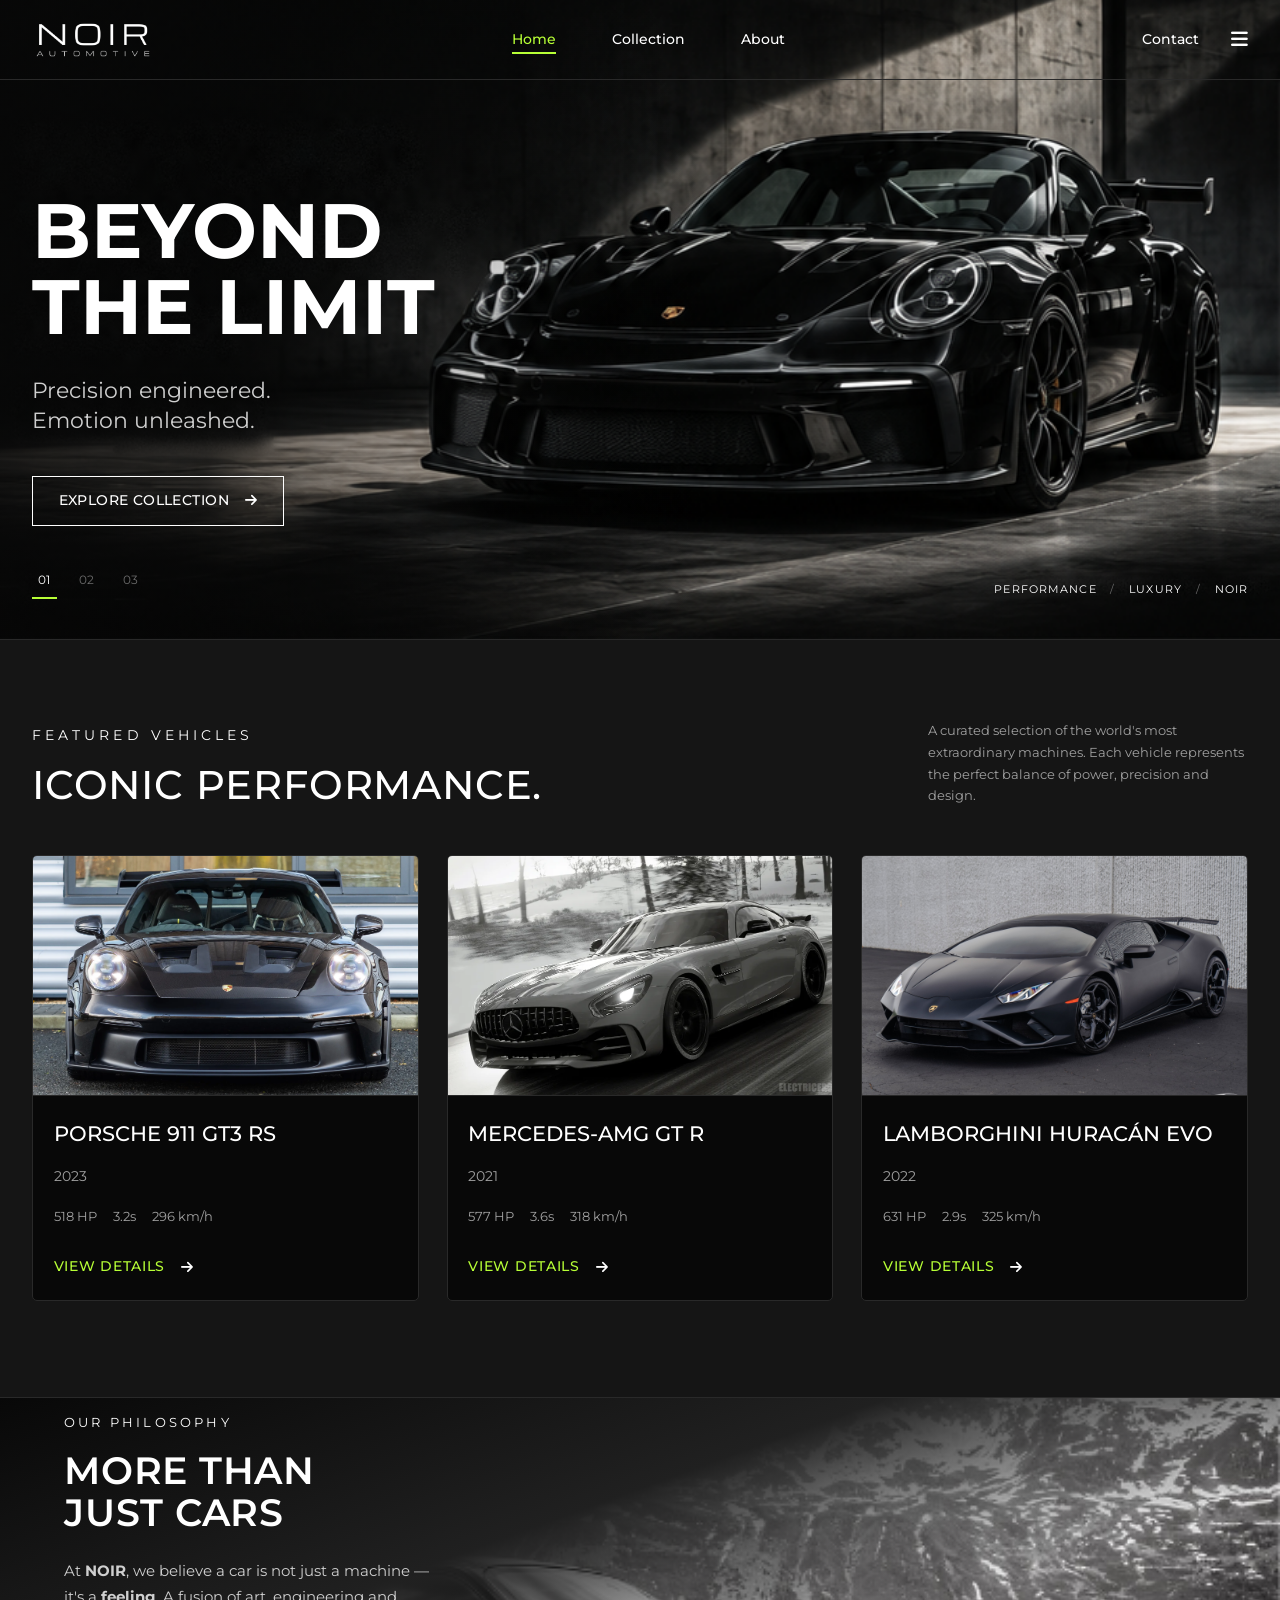
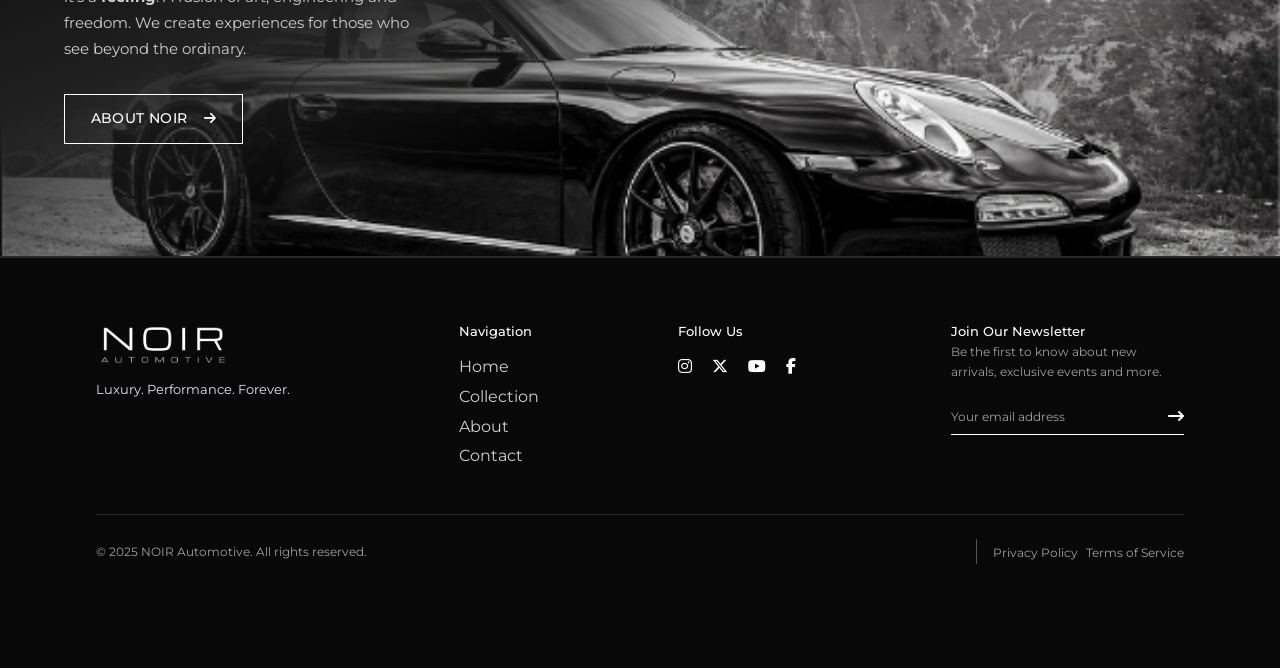
<file: index.html>
<!DOCTYPE html>
<html lang="en">
<head>
    <meta charset="UTF-8">
    <meta name="viewport" content="width=device-width, initial-scale=1.0">
    <link rel="preconnect" href="https://fonts.googleapis.com">
    <link rel="preconnect" href="https://fonts.gstatic.com" crossorigin>
    <link href="https://fonts.googleapis.com/css2?family=Montserrat:ital,wght@0,100..900;1,100..900&display=swap" rel="stylesheet">
    <link rel="stylesheet" href="https://cdnjs.cloudflare.com/ajax/libs/font-awesome/6.5.2/css/all.min.css" integrity="sha512-SnH5WK+bZxgPHs44uWIX+LLJAJ9/2PkPKZ5QiAj6Ta86w+fsb2TkcmfRyVX3pBnMFcV7oQPJkl9QevSCWr3W6A==" crossorigin="anonymous" referrerpolicy="no-referrer">
    <link rel="stylesheet" href="./style/style.css">
    <link rel="icon" href="./images/favicon.png">
    <title>Noir | Cars</title>
</head>
<body>

    <!-- Navbar -->
    <nav class="navbar">
        <div class="navbar__container container">

            <div class="navbar__logo">
                <a href="#"><img src="./images/logo.png" alt="Noir Automotive"></a>
            </div>

            <div class="navbar__menu">
                <ul class="navbar__menu-list">
                    <li class="navbar__menu-item">
                        <a href="#" class="navbar__menu-link navbar__menu-link--active">Home</a>
                    </li>
                    <li class="navbar__menu-item">
                        <a href="#featured" class="navbar__menu-link">Collection</a>
                    </li>
                    <li class="navbar__menu-item">
                        <a href="#philosophy" class="navbar__menu-link">About</a>
                    </li>
                </ul>
            </div>

            <div class="navbar__right">
                <a href="contact.html" class="navbar__contact">Contact</a>

                <!-- Hamburger icon + mobile menu -->
                <div class="navbar__mobile-menu">
                    <div class="navbar__mobile-menu-toggle">
                        <i class="fas fa-bars"></i>
                    </div>

                    <div class="navbar__mobile-menu-items">
                        <ul class="navbar__mobile-menu-list">
                            <li class="navbar__mobile-menu-item">
                                <a href="#" class="navbar__mobile-menu-link">Home</a>
                            </li>
                            <li class="navbar__mobile-menu-item">
                                <a href="#" class="navbar__mobile-menu-link">Collection</a>
                            </li>
                            <li class="navbar__mobile-menu-item">
                                <a href="#" class="navbar__mobile-menu-link">About</a>
                            </li>
                            <li class="navbar__mobile-menu-item">
                                <a href="#" class="navbar__mobile-menu-link">Contact</a>
                            </li>
                        </ul>
                    </div>
                </div>
            </div>

        </div>
    </nav>

    <!-- Hero -->
    <section class="hero">

        <div class="hero__container container">
            <div class="hero__content">
                <h1 class="hero__title">
                    Beyond <br> the limit
                </h1>
                <p class="hero__description">
                    Precision engineered. <br>
                    Emotion unleashed.
                </p>
                <a href="#" class="hero__button btn">
                    Explore Collection <i class="fa-solid fa-arrow-right"></i>
                </a>
            </div>
        </div>

        <div class="hero__footer">
            <div class="hero__footer-container container">
                <ul class="hero__pagination">
                    <li><a href="#" class="hero__pagination-link hero__pagination-link--active">01</a></li>
                    <li><a href="#" class="hero__pagination-link">02</a></li>
                    <li><a href="#" class="hero__pagination-link">03</a></li>
                </ul>

                <p class="hero__tags">
                    Performance <span>/</span> Luxury <span>/</span> Noir
                </p>
            </div>
        </div>
    </section>


<!-- Featured Vehicles -->
<section class="featured" id="featured">
    <div class="featured__container container">

        <!-- Section header -->
        <div class="featured__header">
            <div class="featured__heading">
                <p class="featured__eyebrow">Featured Vehicles</p>
                <h2 class="featured__title">Iconic Performance.</h2>
            </div>

            <p class="featured__description">
                A curated selection of the world's most extraordinary machines.
                Each vehicle represents the perfect balance of power, precision and design.
            </p>
        </div>

        <!-- Cars grid -->
        <div class="featured__grid">

            <!-- Card 1 -->
            <article class="car-card">
                <div class="car-card__image">
                    <img src="./images/card-image-1.png" alt="Porsche 911 GT3 RS"> 
                </div>
                <div class="car-card__body">
                    <h3 class="car-card__name">Porsche 911 GT3 RS</h3>
                    <p class="car-card__year">2023</p>
                    <ul class="car-card__specs">
                        <li>518 HP</li>
                        <li>3.2s</li>
                        <li>296 km/h</li>
                    </ul>
                    <a href="#" class="car-card__link">
                        View Details <i class="fa-solid fa-arrow-right"></i>
                    </a>
                </div>
            </article>

            <!-- Card 2 -->
            <article class="car-card">
                <div class="car-card__image">
                    <img src="./images/card-image-2.png" alt="Mercedes-AMG GT R">
                </div>
                <div class="car-card__body">
                    <h3 class="car-card__name">Mercedes-AMG GT R</h3>
                    <p class="car-card__year">2021</p>
                    <ul class="car-card__specs">
                        <li>577 HP</li>
                        <li>3.6s</li>
                        <li>318 km/h</li>
                    </ul>
                    <a href="#" class="car-card__link">
                        View Details <i class="fa-solid fa-arrow-right"></i>
                    </a>
                </div>
            </article>

            <!-- Card 3 -->
            <article class="car-card">
                <div class="car-card__image">
                    <img src="./images/card-image-3.jpg" alt="Lamborghini Huracán EVO">
                </div>
                <div class="car-card__body">
                    <h3 class="car-card__name">Lamborghini Huracán EVO</h3>
                    <p class="car-card__year">2022</p>
                    <ul class="car-card__specs">
                        <li>631 HP</li>
                        <li>2.9s</li>
                        <li>325 km/h</li>
                    </ul>
                    <a href="#" class="car-card__link">
                        View Details <i class="fa-solid fa-arrow-right"></i>
                    </a>
                </div>
            </article>

        </div>
    </div>
</section>

<!-- Philosophy -->

<section class="philosophy" id="philosophy">

        <div class="philosophy__container container">
            
            <div class="philosophy__content">

                <p class="philosophy__eyebrow">Our Philosophy</p>
                <h2 class="philosophy__title">
                    More than <br> just cars
                </h2>

                <p class="philosophy__text">

                At <strong>NOIR</strong>, we believe a car is not just a machine —
                it's a <strong>feeling</strong>. A fusion of art, engineering and
                freedom. We create experiences for those who see beyond the ordinary.
                </p>
                <a href="#" class="philosophy__button btn">
                    About Noir <i class="fa-solid fa-arrow-right"></i>
                </a>
            </div>
        </div>
</section>



<!-- Footer -->

<footer class="footer">
    <div class="footer__container container">

        <!-- Top: 4 columns -->
        <div class="footer__top">

            <!-- Brand -->
            <div class="footer__brand">
                <a href="#" class="footer__logo">
                    <img src="./images/logo.png" alt="Noir Automotive">
                </a>
                <p class="footer__tagline">Luxury. Performance. Forever.</p>
            </div>

            <!-- Navigation -->
            <div class="footer__col">
                <h3 class="footer__title">Navigation</h3>
                <ul class="footer__list">
                    <li><a href="#" class="footer__link">Home</a></li>
                    <li><a href="#" class="footer__link" >Collection</a></li>
                    <li><a href="#" class="footer__link">About</a></li>
                    <li><a href="#" class="footer__link">Contact</a></li>
                </ul>
            </div>

            <!-- Social -->
            <div class="footer__col">
                <h3 class="footer__title">Follow Us</h3>
                <ul class="footer__social">
                    <li><a href="#" class="footer__social-link" aria-label="Instagram"><i class="fa-brands fa-instagram"></i></a></li>
                    <li><a href="#" class="footer__social-link" aria-label="X"><i class="fa-brands fa-x-twitter"></i></a></li>
                    <li><a href="#" class="footer__social-link" aria-label="YouTube"><i class="fa-brands fa-youtube"></i></a></li>
                    <li><a href="#" class="footer__social-link" aria-label="Facebook"><i class="fa-brands fa-facebook-f"></i></a></li>
                </ul>
            </div>

            <!-- Newsletter -->
            <div class="footer__col">
                <h3 class="footer__title">Join Our Newsletter</h3>
                <p class="footer__text">
                    Be the first to know about new arrivals, exclusive events and more.
                </p>
                <form class="footer__form" action="#">
                    <input type="email" class="footer__input" placeholder="Your email address" aria-label="Email address" required>
                    <button type="submit" class="footer__submit" aria-label="Subscribe">
                        <i class="fa-solid fa-arrow-right-long"></i>
                    </button>
                </form>
            </div>

        </div>

        <!-- Bottom bar -->
        <div class="footer__bottom">
            <p class="footer__copyright">
                &copy; 2025 NOIR Automotive. All rights reserved.
            </p>
            <ul class="footer__legal">
                <li><a href="#" class="footer__legal-link">Privacy Policy</a></li>
                <li><a href="#" class="footer__legal-link">Terms of Service</a></li>
            </ul>
        </div>

    </div>
</footer>


<script src="./js/script.js"></script>
</body>
</html>
</file>
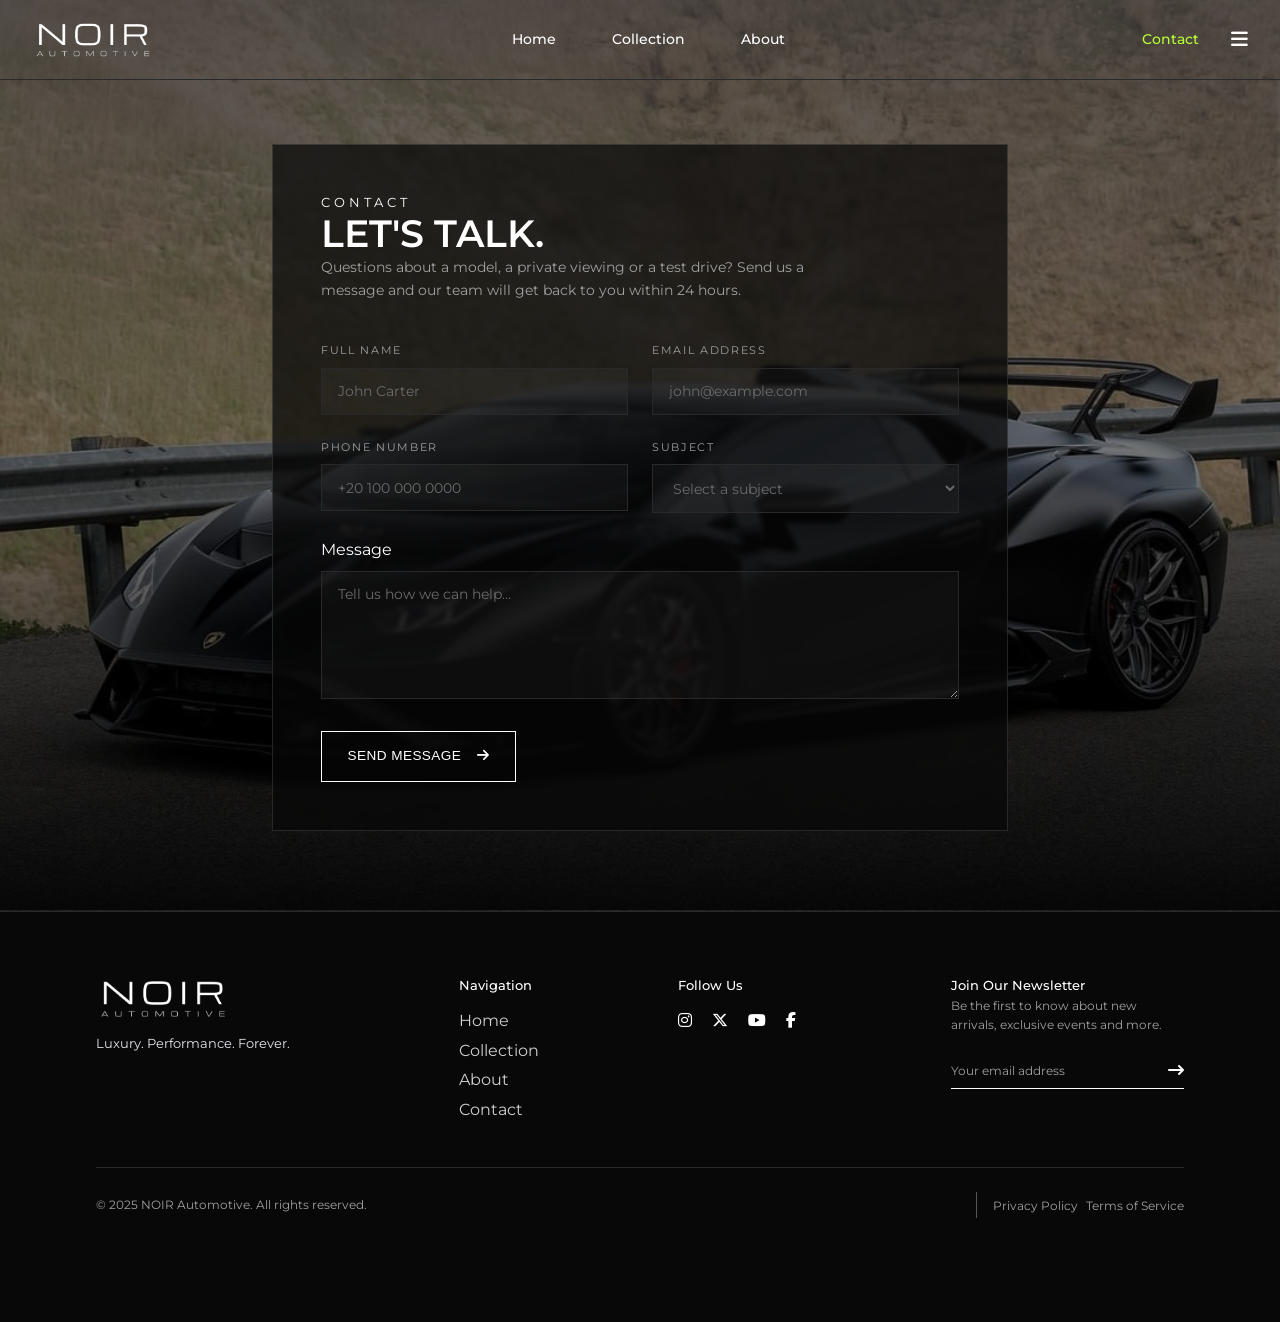
<file: contact.html>
<!DOCTYPE html>
<html lang="en">
<head>
    <meta charset="UTF-8">
    <meta name="viewport" content="width=device-width, initial-scale=1.0">
    <link rel="preconnect" href="https://fonts.googleapis.com">
    <link rel="preconnect" href="https://fonts.gstatic.com" crossorigin>
    <link href="https://fonts.googleapis.com/css2?family=Montserrat:ital,wght@0,100..900;1,100..900&display=swap" rel="stylesheet">
    <link rel="stylesheet" href="https://cdnjs.cloudflare.com/ajax/libs/font-awesome/6.5.2/css/all.min.css" integrity="sha512-SnH5WK+bZxgPHs44uWIX+LLJAJ9/2PkPKZ5QiAj6Ta86w+fsb2TkcmfRyVX3pBnMFcV7oQPJkl9QevSCWr3W6A==" crossorigin="anonymous" referrerpolicy="no-referrer">
    <link rel="stylesheet" href="./style/style.css">
    <link rel="icon" href="./images/favicon.png">
    <title>Noir | Contact</title>
</head>
<body>

    <!-- Navbar -->
    <nav class="navbar">
        <div class="navbar__container container">

            <div class="navbar__logo">
                <a href="index.html"><img src="./images/logo.png" alt="Noir Automotive"></a>
            </div>

            <div class="navbar__menu">
                <ul class="navbar__menu-list">
                    <li class="navbar__menu-item">
                        <a href="index.html" class="navbar__menu-link">Home</a>
                    </li>
                    <li class="navbar__menu-item">
                        <a href="index.html#featured" class="navbar__menu-link">Collection</a>
                    </li>
                    <li class="navbar__menu-item">
                        <a href="index.html#philosophy" class="navbar__menu-link">About</a>
                    </li>
                </ul>
            </div>

            <div class="navbar__right">
                <a href="contact.html" class="navbar__contact navbar__contact--active">Contact</a>

                <!-- Hamburger icon + mobile menu -->
                <div class="navbar__mobile-menu">
                    <div class="navbar__mobile-menu-toggle">
                        <i class="fas fa-bars"></i>
                    </div>

                    <div class="navbar__mobile-menu-items">
                        <ul class="navbar__mobile-menu-list">
                            <li class="navbar__mobile-menu-item">
                                <a href="index.html" class="navbar__mobile-menu-link">Home</a>
                            </li>
                            <li class="navbar__mobile-menu-item">
                                <a href="index.html#featured" class="navbar__mobile-menu-link">Collection</a>
                            </li>
                            <li class="navbar__mobile-menu-item">
                                <a href="index.html#philosophy" class="navbar__mobile-menu-link">About</a>
                            </li>
                            <li class="navbar__mobile-menu-item">
                                <a href="contact.html" class="navbar__mobile-menu-link">Contact</a>
                            </li>
                        </ul>
                    </div>
                </div>
            </div>

        </div>
    </nav>


    <!-- Contact -->
    <main class="contact">
        <div class="contact__container container">

            <div class="contact__card">

                <div class="contact__header">
                    <p class="contact__eyebrow">Contact</p>
                    <h1 class="contact__title">Let's talk.</h1>
                    <p class="contact__text">
                        Questions about a model, a private viewing or a test drive?
                        Send us a message and our team will get back to you within 24 hours.
                    </p>
                </div>

                <form class="contact__form" action="#" method="post">

                    <div class="form__row">
                        <div class="form__group">
                            <label for="name" class="form__label">Full Name</label>
                            <input type="text" id="name" name="name" class="form__input" placeholder="John Carter" required>
                        </div>

                        <div class="form__group">
                            <label for="email" class="form__label">Email Address</label>
                            <input type="email" id="email" name="email" class="form__input" placeholder="john@example.com" required>
                        </div>
                    </div>

                    <div class="form__row">
                        <div class="form__group">
                            <label for="phone" class="form__label">Phone Number</label>
                            <input type="tel" id="phone" name="phone" class="form__input" placeholder="+20 100 000 0000">
                        </div>

                        <div class="form__group">
                            <label for="subject" class="form__label">Subject</label>
                            <select id="subject" name="subject" class="form__input form__select" required>
                                <option value="" disabled selected>Select a subject</option>
                                <option value="general">General Inquiry</option>
                                <option value="test-drive">Book a Test Drive</option>
                                <option value="purchase">Purchase a Vehicle</option>
                                <option value="other">Other</option>
                            </select>
                        </div>
                    </div>

                    <div class="form__group">
                        <label for="message" class="form__label">Message</label>
                        <textarea id="message" name="message" class="form__input form__textarea" rows="5" placeholder="Tell us how we can help..." required></textarea>
                    </div>

                    <button type="submit" class="form__submit btn">
                        Send Message <i class="fa-solid fa-arrow-right"></i>
                    </button>

                </form>
            </div>

        </div>
    </main>


    <!-- Footer -->
    <footer class="footer">
        <div class="footer__container container">

            <!-- Top: 4 columns -->
            <div class="footer__top">

                <!-- Brand -->
                <div class="footer__brand">
                    <a href="index.html" class="footer__logo">
                        <img src="./images/logo.png" alt="Noir Automotive">
                    </a>
                    <p class="footer__tagline">Luxury. Performance. Forever.</p>
                </div>

                <!-- Navigation -->
                <div class="footer__col">
                    <h3 class="footer__title">Navigation</h3>
                    <ul class="footer__list">
                        <li><a href="index.html" class="footer__link">Home</a></li>
                        <li><a href="index.html#featured" class="footer__link">Collection</a></li>
                        <li><a href="index.html#philosophy" class="footer__link">About</a></li>
                        <li><a href="contact.html" class="footer__link">Contact</a></li>
                    </ul>
                </div>

                <!-- Social -->
                <div class="footer__col">
                    <h3 class="footer__title">Follow Us</h3>
                    <ul class="footer__social">
                        <li><a href="#" class="footer__social-link" aria-label="Instagram"><i class="fa-brands fa-instagram"></i></a></li>
                        <li><a href="#" class="footer__social-link" aria-label="X"><i class="fa-brands fa-x-twitter"></i></a></li>
                        <li><a href="#" class="footer__social-link" aria-label="YouTube"><i class="fa-brands fa-youtube"></i></a></li>
                        <li><a href="#" class="footer__social-link" aria-label="Facebook"><i class="fa-brands fa-facebook-f"></i></a></li>
                    </ul>
                </div>

                <!-- Newsletter -->
                <div class="footer__col">
                    <h3 class="footer__title">Join Our Newsletter</h3>
                    <p class="footer__text">
                        Be the first to know about new arrivals, exclusive events and more.
                    </p>
                    <form class="footer__form" action="#">
                        <input type="email" class="footer__input" placeholder="Your email address" aria-label="Email address" required>
                        <button type="submit" class="footer__submit" aria-label="Subscribe">
                            <i class="fa-solid fa-arrow-right-long"></i>
                        </button>
                    </form>
                </div>

            </div>

            <!-- Bottom bar -->
            <div class="footer__bottom">
                <p class="footer__copyright">
                    &copy; 2025 NOIR Automotive. All rights reserved.
                </p>
                <ul class="footer__legal">
                    <li><a href="#" class="footer__legal-link">Privacy Policy</a></li>
                    <li><a href="#" class="footer__legal-link">Terms of Service</a></li>
                </ul>
            </div>

        </div>
    </footer>


    <script src="./js/script.js"></script>
</body>
</html>
</file>
<file: style/style.css>
*, *:before, *:after {
    margin: 0;
    padding: 0;
    box-sizing: border-box;
}

:root {
    /* Accent */
    --primary-color: #B7FF36;

    /* Backgrounds */
    --secondary-color: #080808;
    --tertiary-color: #151515;

    /* Text */
    --text-color: #FFFFFF;
    --muted-color: #A0A0A0;

    /* Borders */
    --border-color: #292929;

    /* Layout */
    --navbar-height: 80px;
}

html, body {
    font-family: 'Montserrat', sans-serif;
    background: var(--secondary-color);
    color: var(--text-color);
    line-height: 1.6;
    scroll-behavior: smooth;
}

a {
    text-decoration: none;
    color: var(--text-color);
}

ul {
    list-style: none;
}

img {
    max-width: 100%;
    display: block;
}

.container {
    width: 100%;
    max-width: 1320px;
    margin: 0 auto;
    padding: 0 2rem;
}


/* Button */

.btn {
    display: inline-flex;
    align-items: center;
    gap: 1rem;
    padding: 1.1rem 1.6rem;
    background-color: transparent;
    border: 1px solid var(--text-color);
    color: var(--text-color);
    font-size: 0.85rem;
    font-weight: 500;
    line-height: 1;
    letter-spacing: 0.03em;
    text-transform: uppercase;
    transition: border-color 0.3s ease, color 0.3s ease;
}

.btn:hover {
    border-color: var(--primary-color);
    color: var(--primary-color);
}


/* Navbar */

.navbar {
    position: fixed;
    top: 0;
    right: 0;
    left: 0;
    z-index: 1000;
    height: var(--navbar-height);
    background-color: var(--secondary-color);
    background: transparent;
    border-bottom: 1px solid var(--border-color);
}

.navbar.navbar--scroll {
    background-color: rgba(8, 8, 8, 0.8);
    backdrop-filter: blur(10px);
}

.navbar__container {
    height: 100%;
    display: flex;
    justify-content: space-between;
    align-items: center;
}

.navbar__logo img {
    height: 42px;
    width: auto;
}

.navbar__menu-list {
    display: flex;
    align-items: center;
    gap: 3.5rem;
    font-size: 0.9rem;
    font-weight: 500;
}

/* Link + lime underline bar */
.navbar__menu-link,
.navbar__mobile-menu-link {
    position: relative;
    padding-bottom: 6px;
    transition: color 0.3s ease;
}

.navbar__menu-link::after{
    content: "";
    position: absolute;
    left: 0;
    bottom: 0;
    width: 0;
    height: 2px;
    background-color: var(--primary-color);
    transition: width 0.3s ease;
}

.navbar__menu-link:hover,
.navbar__mobile-menu-link:hover,
.navbar__menu-link--active ,.navbar__contact--active{
    color: var(--primary-color);
}

.navbar__menu-link:hover::after,
.navbar__menu-link--active::after {
    width: 100%;
}

/* Right side: Contact + hamburger */
.navbar__right {
    display: flex;
    align-items: center;
    gap: 2rem;
    font-size: 0.9rem;
    font-weight: 500;
}

.navbar__contact:hover {
    color: var(--primary-color);
}


/* Mobile Menu */

.navbar__mobile-menu {
    cursor: pointer;
    font-size: 1.2rem;
}

.navbar__mobile-menu-items {
    position: absolute;
    top: 100%;
    left: 0;
    width: 100%;
    background: var(--tertiary-color);
    opacity: 0.95;
    padding: 3rem 2rem;
    text-align: center;
    box-shadow: 0 2px 5px rgba(255, 255, 255, 0.1);
    border-top: 1px solid rgba(255, 255, 255, 0.1);
    transform: translateX(100%);
    transition: transform 0.3s ease-in-out;
}

.navbar__mobile-menu-items.active {
    transform: translateX(0);
}

.navbar__mobile-menu-list {
    display: flex;
    flex-direction: column;
    gap: 2rem;
    font-size: 1.2rem;
}


/* Hero */

.hero {
    position: relative;
    display: flex;
    align-items: center;
    min-height: 640px;
    padding-top: var(--navbar-height);
    background-color: #000;
    background-image:
        linear-gradient(90deg, rgba(8, 8, 8, 0.65) 0%, rgba(8, 8, 8, 0) 55%),
        url(../images/herobackground.png) ;
    background-position: center center;
    background-size: cover;
    background-repeat: no-repeat;
    border-bottom: 1px solid var(--border-color);
}

.hero__title {
    font-size: clamp(3rem, 6vw, 5.5rem);
    text-transform: uppercase;
    font-weight: 700;
    line-height: 1;
    margin-bottom: 1.8rem;
}

.hero__description {
    font-size: 1.4rem;
    font-weight: 400;
    line-height: 1.35;
    color: #CFCFCF;
    margin-bottom: 2.5rem;
}


/* Hero bottom row: pagination + tags */

.hero__footer {
    position: absolute;
    left: 0;
    right: 0;
    bottom: 2.5rem;
}

.hero__footer-container {
    display: flex;
    justify-content: space-between;
    align-items: flex-end;
}

.hero__pagination {
    display: flex;
    gap: 1rem;
    font-size: 0.75rem;
}

.hero__pagination-link {
    display: block;
    padding: 0 0.4rem 0.5rem;
    color: #6B6B6B;
    border-bottom: 2px solid transparent;
}

.hero__pagination-link--active {
    color: var(--text-color);
    border-bottom-color: var(--primary-color);
}

.hero__tags {
    font-size: 0.7rem;
    letter-spacing: 0.1em;
    text-transform: uppercase;
}

.hero__tags span {
    margin: 0 0.6rem;
    color: #6B6B6B;
}



/* featured */

.featured{

    padding: 5rem 0 6rem;
    background: var(--tertiary-color);
}


.featured__header {

    display: flex;
    justify-content: space-between;
    align-items: flex-end;
    margin-bottom: 3rem;
}

.featured__eyebrow {

    font-size: 0.85rem;
    text-transform: uppercase;
    letter-spacing: 0.3em;
    font-weight: 400;
    margin-bottom: 1rem;
}

.featured__title {

    font-size: 2.5rem;
    font-weight: 500;
    text-transform: uppercase;
    letter-spacing: 0.02em;
    line-height: 1.1;
}

.featured__description {
    
    font-size: 0.8rem;
    line-height: 1.7;
    color: var(--muted-color);
    max-width: 20rem;
    text-align: left;
}

.featured__grid {

    display: grid;
    grid-template-columns: repeat(3,1fr);
    gap: 1.75rem;
}

.car-card {

    border: 1px solid var(--border-color);
    background: var(--secondary-color);
    overflow: hidden;
    transition: border-color 0.3s ease;
    border-radius: 5px;
}

.car-card:hover {

    border-color: var(--primary-color);
}

.car-card__image {

    aspect-ratio: 16 / 10;
    overflow: hidden;
    border-bottom: 1px solid var(--border-color);
}

.car-card__image img{

    width: 100%;
    height: 100%;
    object-fit: cover;
    transition: transform 0.6s;
}

.car-card:hover img {

    transform: scale(1.05);
    
}


.car-card__body {
    
    padding: 1.3rem;

}

.car-card__name{

     font-size: 1.3rem;
    font-weight: 500;
    text-transform: uppercase;
    margin-bottom: 1rem;
}

.car-card__year {

    font-size: 0.85rem;
    color: var(--muted-color);
    margin-bottom: 1.2rem;

}

.car-card__specs {

    display: flex;
    font-size: 0.8rem;
    color: var(--muted-color);
    gap: 1rem;
    margin-bottom: 1.6rem;
}

.car-card__link {

    display: inline-flex;
    align-items: center;
    gap: 1rem;
    color: var(--primary-color);
    text-transform: uppercase;
    font-size: 0.85rem;
    font-weight: 500;
    letter-spacing: 0.05em;

}

.car-card__link i{

    color: var(--text-color);
    transition: transform 0.3s;
}

.car-card__link i:hover{

    transform: translateX(10px);
}


/* Philosophy Section */

.philosophy {

    background-image: linear-gradient(160deg, #080808 0%, #202020 35%, rgba(8, 8, 8, 0) 60%),
    url(../images/philo-background.png);
    background-size: cover;
    background-position: right center;
    background-repeat: no-repeat;
    background-color: var(--secondary-color);
    min-height: 460px;
    display: flex;
    align-items: center;
    border-top: 1px solid var(--border-color);
    border-bottom: 1px solid var(--border-color);
    padding: 0 2rem 6rem;

}

.philosophy__content {

    max-width: 23rem;
}

.philosophy__eyebrow {

    font-size: 0.8rem;
    letter-spacing: 0.25em;
    text-transform: uppercase;
    font-weight: 400;
    margin-bottom: 1rem;
}

.philosophy__title {

    font-size: 2.4rem;
    font-weight: 600;
    text-transform: uppercase;
    letter-spacing: 0.02em;
    line-height: 1.1;
    margin-bottom: 1.5rem;

}

.philosophy__text {

    font-size: 0.95rem;
    line-height: 1.7;
    color: #CFCFCF;
    margin-bottom: 2rem;

}


/* Footer */

.footer{

    background-color: var(--secondary-color);
    border-top: 1px solid var(--border-color);
    padding: 4rem;
}

.footer__top {

    display: grid;
    grid-template-columns: 1.8fr 1fr 1.3fr 1.3fr;
    gap: 2.5rem;
    padding-bottom: 2.8rem;
}


.footer__brand img{

    width: auto;
    height: 46px;
    display: block;
}
.footer__tagline {

    font-size: 0.8rem;
    margin-top: 0.75rem;
    color: #E5E5Ef;
}

.footer__title {

    font-weight: 500;
    font-size: 0.8rem;
    margin-bottom: 0.9;
}

.footer__list {

    display: flex;
    flex-direction: column;
    gap: 0.25rem;
    margin-top: 0.75rem;
}

.footer__list ul {

    font-size: 0.75rem;
}

.footer__list a{

    color: #CFCFCF;;
}

.footer__list a:hover{

    color: var(--primary-color);

}

.footer__social {

    display: flex;
    gap: 1.25rem;
    font-size: 1rem;
    margin-top: 0.75rem;
}


.footer__social i:hover{

    color: var(--primary-color);
}


.footer__text {

    font-size: 0.75rem;
    color: var(--muted-color);
    line-height: 1.6;
    margin-bottom: 1.2rem;
    max-width: 16rem;
}

.footer__form {

    display: flex;
    align-items: center;
    border-bottom: 1px solid #fff;
}

.footer__input {

    flex: 1;
    background: none;
    border: none;
    outline: none;
    font-family: inherit;
    font-size: 0.75rem;
    padding: 0.6rem 0;
    color: #fff;
}

.footer__input::placeholder{

    color: var(--muted-color);
}

.footer__submit {

    background: none;
    border: none;
    color: #fff;
    cursor: pointer;
    font-size: 1rem;
}

.footer__bottom{

    display: flex;
    justify-content: space-between;
    align-items: center;
    border-top: 1px solid var(--border-color);
    padding: 1.5rem 0 2.5rem;
}

.footer__legal {

    display: flex;
    border-left: 1px solid #555;
    margin-left: 1rem;
    padding-left: 1rem;
    gap: 0.5rem;
}
.footer__copyright,.footer__legal-link{

    font-size: 0.75rem;
    color: var(--muted-color);
}




/* Contact Page Design */



.navbar__contact--active {

    color: var(--primary-color);
}


.contact {

    display: flex;
    align-items: center;
    min-height: 100vh;
    padding: calc(var(--navbar-height) + 4rem) 0 5rem;
    background-image:  linear-gradient(180deg, rgba(56, 52, 52, 0.85) 0%, rgba(0, 0, 0, 0.5) 50%, rgba(0, 0, 0, 0.95) 100%),
    url(../images/contact-background.jpg);
    background-size: cover;
    background-position: center;
    background-repeat: no-repeat;
    background-color: #080808;
}

.contact__card {

    max-width: 46rem;
    margin: 0 auto;
    padding: 3rem;
    background:rgba(8, 8, 8, 0.7);
    backdrop-filter: blur(2px);
    border: 1px solid rgba(255, 255, 255, 0.12);

}

.contact__eyebrow {
    font-size: 0.8rem;
    letter-spacing: 0.3em;
    text-transform: uppercase;
}

.contact__title {

    font-size: 2.4rem;
    font-weight: 600;
    text-transform: uppercase;
    line-height: 1.1;
}

.contact__text{

    font-size: 0.9rem;
    color: var(--muted-color);
    max-width: 32rem;
    margin-bottom: 2.5rem;
}

.contact__form {

    display: flex;
    flex-direction: column;
    gap: 1.5rem;
}

.form__row {

    display: grid;
    grid-template-columns: 1fr 1fr;
    gap: 1.5rem;
}

.form__group {

    display: flex;
    flex-direction: column;
    gap: 0.5rem;
}

.form__row label{

    font-size: 0.7rem;
    text-transform: uppercase;
    letter-spacing: 0.15em;
    color: var(--muted-color);
}

.form__input {

    width: 100%;
    padding: 0.9rem 1rem;
    background: rgba(255, 255, 255, 0.03);
    border: 1px solid var(--border-color);
    color: #fff;
    font-size: 0.85rem;
    font-family: inherit;
    outline: none;
    transition: border-color 0.3s;
}
.form__input:focus{

    border-color: var(--primary-color);
}

.form__input::placeholder{

    color: #6B6B6B;

}

.form__select {
    color-scheme: dark;
}

.form__select option {
    background-color: var(--tertiary-color);
    color: var(--text-color);
}

.form__select:invalid {
    color: #6B6B6B;
}


.form__textarea {
    
    min-height: 8rem;
    resize: vertical;
}

.form__submit {

    align-self: flex-start;
    cursor: pointer;
    margin-top: 0.5rem;

}

/* Media Queries*/

@media (max-width: 1024px) {
    
    .featured__grid{

        grid-template-columns: repeat(2 , 1fr);
    }

    /* Footer */
    .footer__top {

        grid-template-columns: repeat(2, 1fr);
    }
}


@media (max-width: 768px) {

    /* Navbar */
    .navbar__menu,
    .navbar__contact {
        display: none;
    }

    .container {
        padding: 0 1.25rem;
    }

    /* Hero */
    .hero {
        min-height: 560px;
    }

    .hero__description {
        font-size: 1.1rem;
    }

    .hero__tags {
        display: none;
    }

    
    /* Featured Vehicles*/
    
    .featured__grid{
        
        grid-template-columns: 1fr;
    }

    .featured__header{

        flex-direction: column;
        align-items: flex-start;
        gap: 1.5rem;
        max-width: none;
    }


    /* Philosophy Section */

    .philosophy {

        min-height: auto;
        padding: 4rem 0;
        background-image: linear-gradient(rgba(8,8,8,0.75), rgba(8,8,8,0.75)),
        url(../images/philo-background.png);

        background-position: 70% center;
    }    

        /* Footer */
    .footer__top {
        
        grid-template-columns: 1fr;
        gap: 2rem;
    }
    
    .footer__bottom{

        flex-direction: column;
        gap: 1rem;
        align-items: flex-start;
    }


    /* Contact Page */
    
    .form__row{

        grid-template-columns: 1fr;
    }

    .contact__card{

        padding: 1.75rem 1.25rem;
    }

    .contact__title {

        font-size: 2rem;
    }
}
</file>
